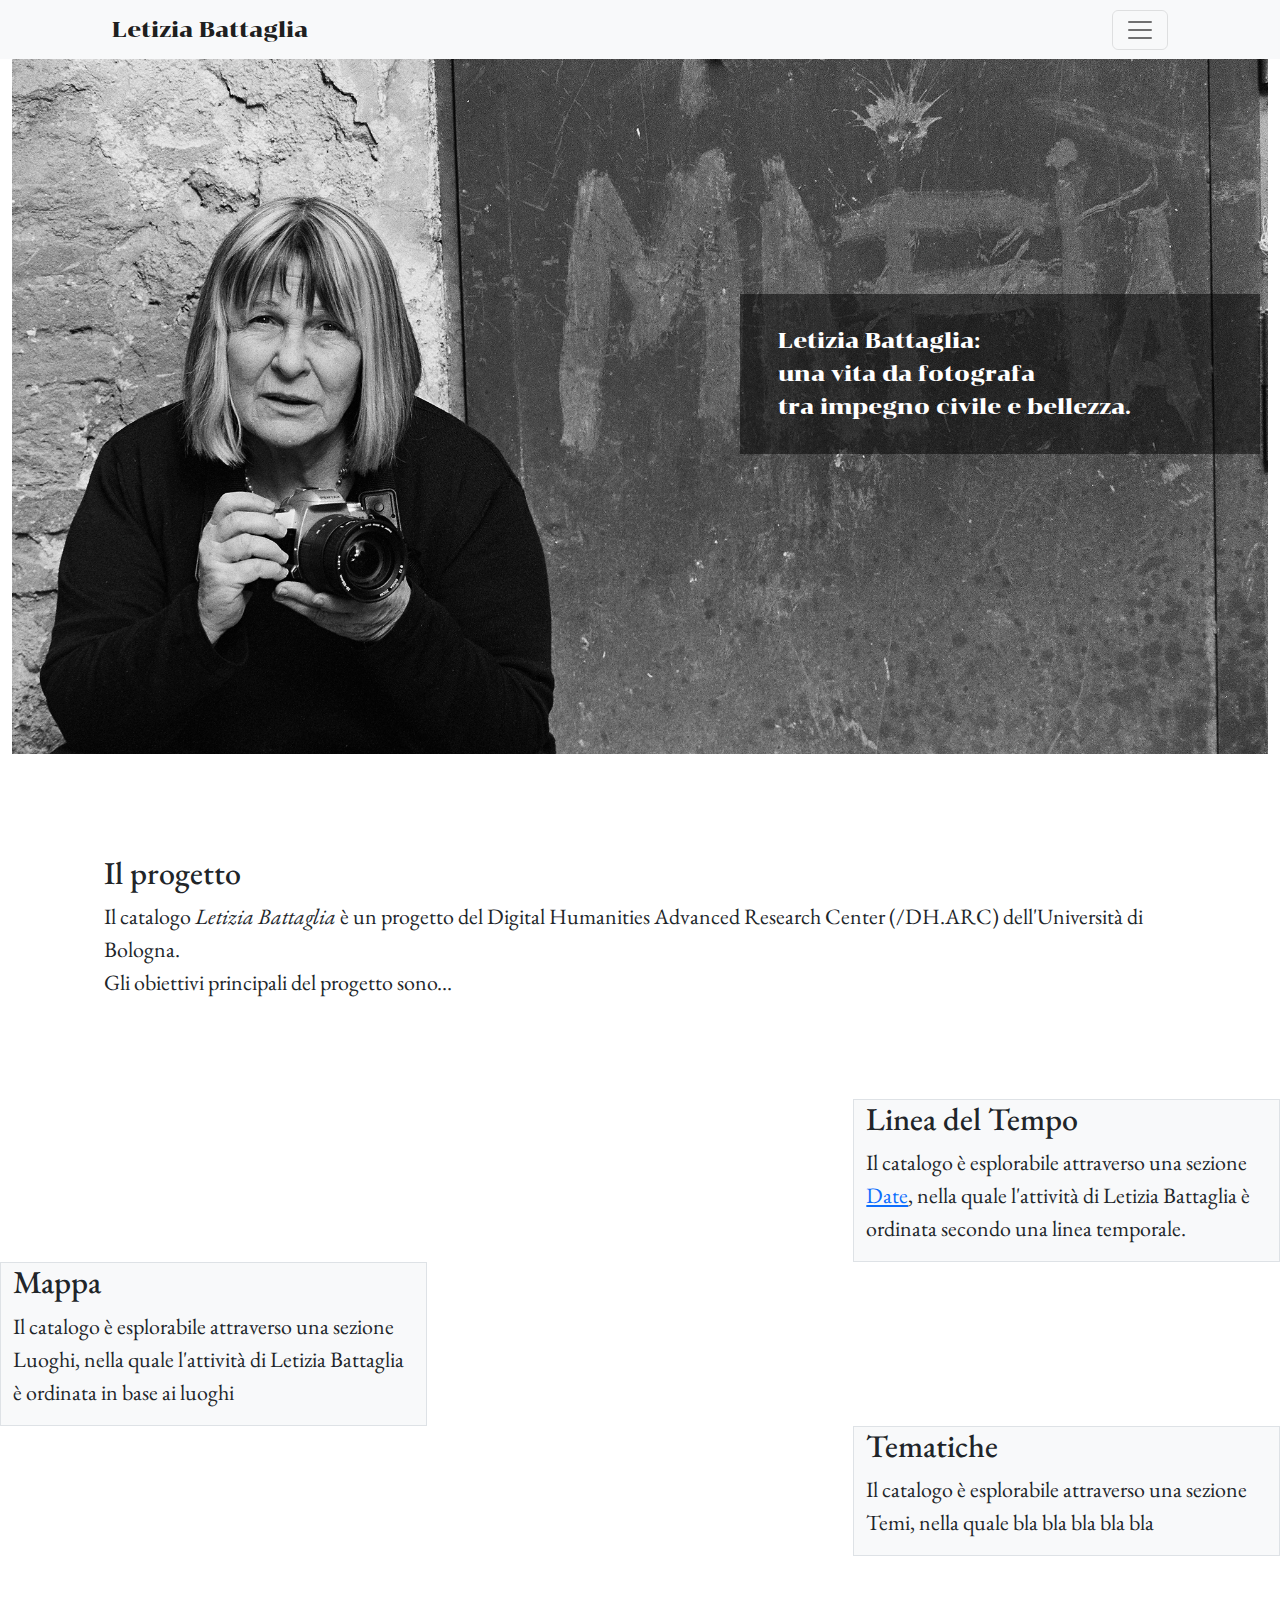
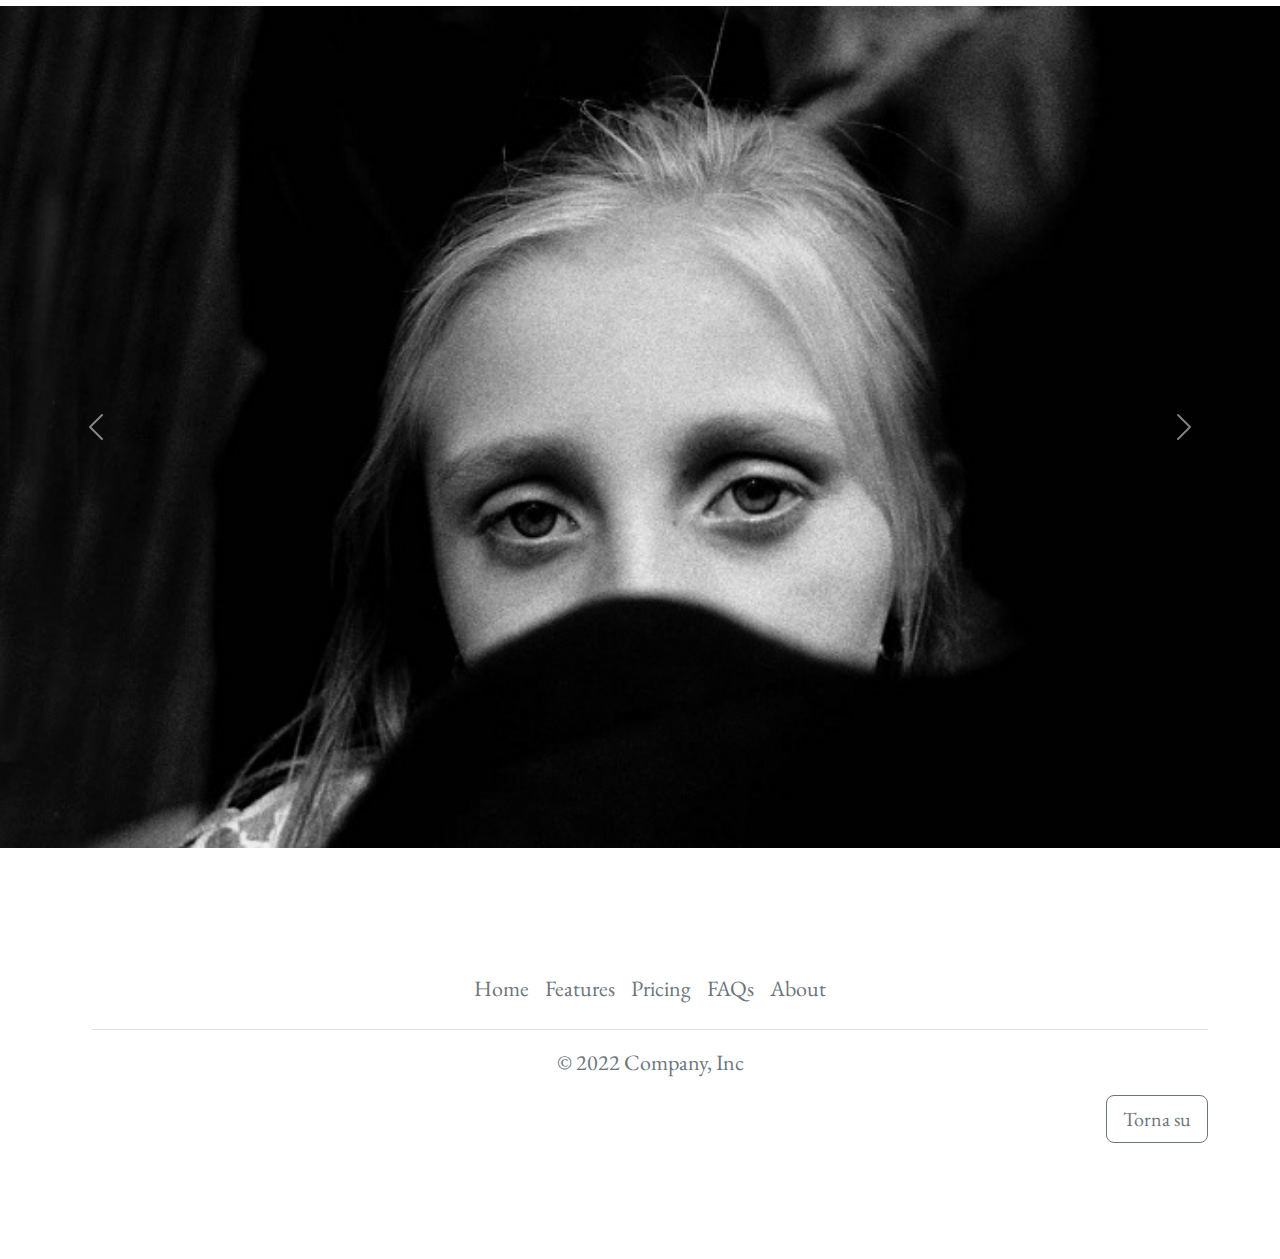
<file: index.htm>
<!DOCTYPE html>
<html lang="it">
<head>
	<title>Letizia Battaglia</title>
	<meta charset="UTF-8"/>
	<link rel="shortcut icon" href="img/favicon.ico"/>
	<link rel="stylesheet" type="text/css" href="bootstrap/css/bootstrap.min.css"/>
	<link rel="stylesheet" type="text/css" href="css/style-esame.css"/>
	<link href='https://fonts.googleapis.com/css?family=Chonburi' rel='stylesheet'>
	<link href='https://fonts.googleapis.com/css?family=Limelight' rel='stylesheet'>
	<link href='https://fonts.googleapis.com/css?family=EB Garamond' rel='stylesheet'>
</head>
<body>
	<span id="top"></span>
	<header>
		<nav class="navbar bg-light fixed-top">
		  <div class="container-fluid">
		    <a class="navbar-brand spazio-sinistra" href="#">Letizia Battaglia</a>
		    <button class="navbar-toggler spazio-destra" type="button" data-bs-toggle="offcanvas" data-bs-target="#offcanvasNavbar" aria-controls="offcanvasNavbar">
		      <span class="navbar-toggler-icon"></span>
		    </button>
		    <div class="offcanvas offcanvas-end" tabindex="-1" id="offcanvasNavbar" aria-labelledby="offcanvasNavbarLabel">
		      <div class="offcanvas-header">
		        <h4 class="offcanvas-title" id="offcanvasNavbarLabel">Menù</h4>
		        <button type="button" class="btn-close" data-bs-dismiss="offcanvas" aria-label="Close"></button>
		      </div>
		      <div class="offcanvas-body">
		        <ul class="navbar-nav justify-content-end flex-grow-1 pe-3">
		          <li class="nav-item">
		            <a class="nav-link active" aria-current="page" href="#">Home</a>
		          </li>
		          <li class="nav-item">
		            <a class="nav-link" aria-current="page" href="#">Introduzione</a>
		          </li>
				  <li class="nav-item">
		            <a class="nav-link" aria-current="page" href="file:///Users/simonasoraci/Desktop/sito-esame/biografia.htm">Biografia</a>
		          </li>
				  <li class="nav-item">
		            <a class="nav-link" aria-current="page" href="">Bibliografia</a>
		          </li>
				  <li class="nav-item">
		            <a class="nav-link" aria-current="page" href="#">Mostre</a>
		          </li>
		          <li class="nav-item dropdown">
		            <a class="nav-link dropdown-toggle" href="#" role="button" data-bs-toggle="dropdown" aria-expanded="false">
		              Catalogo
		            </a>
		            <ul class="dropdown-menu">
		              <li><a class="dropdown-item" href="file:///Users/simonasoraci/Desktop/sito-esame/catalogo.htm" title="Vai alla lista">Lista</a></li>
		              <li>
		                <hr class="dropdown-divider"/>
		              </li>
		              <li><a class="dropdown-item" href="#">Date</a></li>
		              <li><a class="dropdown-item" href="#">Luoghi</a></li>
		            </ul>
		          </li>
		        </ul>
		        <form class="d-flex" role="search">
		          <input class="form-control me-2" type="search" placeholder="Search" aria-label="Search">
		          <button class="btn btn-outline-secondary" type="submit">Cerca</button>
		        </form>
		      </div>
		    </div>
		  </div>
		</nav>
		<div class="container-fluid">
			<img src="img/LetiziaBattaglia.jpg" class="img-fluid" alt="Ritratto di Letizia Battaglia" title="Immagine tratta da Google Immagini"/>
			  <div class="text-block">
			  	<div class="content larghezza">
			  		<div class="equidistante">
	    				<p>Letizia Battaglia:<br/>
	    				una vita da fotografa <br/>tra impegno civile e bellezza.</p>
    				</div> 
    			</div>
  			</div>
	</header>
	<section class="container-fluid">
		<div class="container">
			<h2>Il progetto</h2>
			<p>Il catalogo 
				<em>Letizia Battaglia</em> 
			è un progetto del Digital Humanities Advanced Research Center (/DH.ARC) dell'Università di Bologna. <br/>Gli obiettivi principali del progetto sono...</p>
		</div>	
	</section>
	<section class="container-fluid">
		<div class="row">
			<div class="col-md-8">
			<!--Inserire Tempo-->
			</div>
			<div class="col-md-4 border bg-light text-dark">
					<!--mettere in linea-->
					<h2 class="text-justify">Linea del Tempo</h2>
					<p class="text-justify">Il catalogo è esplorabile attraverso una sezione <a href="" link="vai alla sezione Date">Date</a>, nella quale l'attività di Letizia Battaglia è ordinata secondo una linea temporale.</p>
			</div>
		</div>
		<div class="row">
			<div class="col-md-4 border bg-light text-dark">
				<h2 class="text-justify">Mappa</h2>
				<p class="text-justify">Il catalogo è esplorabile attraverso una sezione Luoghi, nella quale l'attività di Letizia Battaglia è ordinata in base ai luoghi</p>
			</div>
			<div class="col-md-8">
				<!--Inserire Mappa-->
			</div>
		</div>
		<div class="row">
			<div class="col-md-8">
				<!--inserire percosi-->
			</div>
			<div class="col-md-4 border bg-light text-dark">
				<h2 class="text-justify">Tematiche</h2>
				<p class="text-justify">Il catalogo è esplorabile attraverso una sezione Temi, nella quale bla bla bla bla bla</p>
			</div>
		</div>
	</section>
	<!--carousel-->
	<section class="carousel">
		<div id="carouselExampleFade" class="carousel slide carousel-fade" data-bs-ride="carousel">
			<div class="carousel-inner">
				<div class="carousel-item active">
					<img src="img/bambinaocchi.jpg" class="d-block w-100" alt="Bambina">
				</div>
				<div class="carousel-item">
					<img src="img/pasolini2.jpg" class="d-block w-100" alt="...">
				</div>
				<div class="carousel-item">
					<img src="img/RosariaCosta.jpg" class="d-block w-100" alt="...">
				</div>
			</div>
			<button class="carousel-control-prev" type="button" data-bs-target="#carouselExampleFade" data-bs-slide="prev">
				<span class="carousel-control-prev-icon" aria-hidden="true"></span>
				<span class="visually-hidden">Previous</span>
			</button>
			<button class="carousel-control-next" type="button" data-bs-target="#carouselExampleFade" data-bs-slide="next">
				<span class="carousel-control-next-icon" aria-hidden="true"></span>
				<span class="visually-hidden">Next</span>
			</button>
		</div>
	</section>
	<!--footer-->
	<div class="container">
	  	<footer class="py-3 my-4">
		    <ul class="nav justify-content-center border-bottom pb-3 mb-3">
		      <li class="nav-item"><a href="#" class="nav-link px-2 text-muted">Home</a></li>
		      <li class="nav-item"><a href="#" class="nav-link px-2 text-muted">Features</a></li>
		      <li class="nav-item"><a href="#" class="nav-link px-2 text-muted">Pricing</a></li>
		      <li class="nav-item"><a href="#" class="nav-link px-2 text-muted">FAQs</a></li>
		      <li class="nav-item"><a href="#" class="nav-link px-2 text-muted">About</a></li>
		    </ul>
		    <p class="text-center text-muted">&copy; 2022 Company, Inc</p>
		    <div class="d-grid gap-2 d-md-flex justify-content-md-end">
		    	<a href="#top" class="link-dark" title="Torna su"><button type="button" class="btn btn-outline-secondary btn-lg">Torna su</button></a>
		    </div>
		</footer>
	</div>
	<script src="bootstrap/js/bootstrap.bundle.min.js"></script>
</body>
</html>
</file>
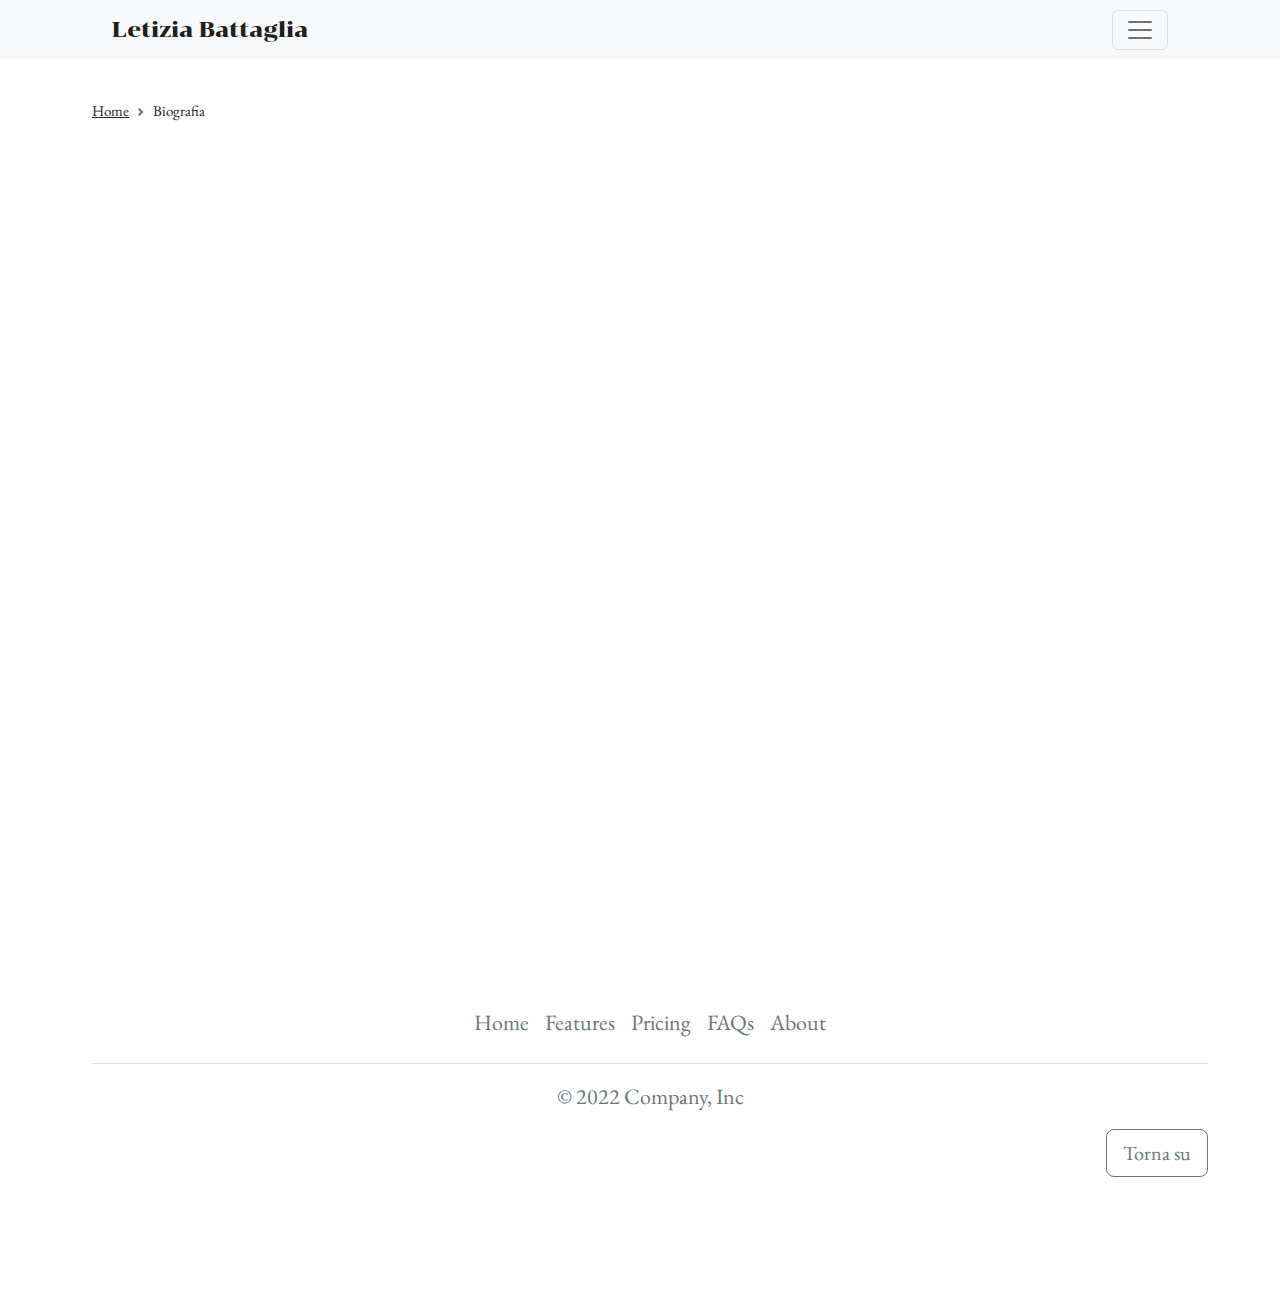
<file: biografia.htm>
<!DOCTYPE html>
<html lang="it">
<head>
	<title>Letizia Battaglia</title>
	<meta charset="UTF-8"/>
	<link rel="shortcut icon" href="img/favicon.ico"/>
	<link rel="stylesheet" type="text/css" href="bootstrap/css/bootstrap.min.css"/>
	<link rel="stylesheet" type="text/css" href="css/style-esame.css"/>
	<link href='https://fonts.googleapis.com/css?family=Chonburi' rel='stylesheet'>
	<link href='https://fonts.googleapis.com/css?family=Limelight' rel='stylesheet'>
	<link href='https://fonts.googleapis.com/css?family=EB Garamond' rel='stylesheet'>
</head>
<body>
	<span id="top"></span>
	<header>
		<nav class="navbar bg-light fixed-top">
		  <div class="container-fluid">
		    <a class="navbar-brand spazio-sinistra" href="file:///Users/simonasoraci/Desktop/sito-esame/index.htm">Letizia Battaglia</a>
		    <button class="navbar-toggler spazio-destra" type="button" data-bs-toggle="offcanvas" data-bs-target="#offcanvasNavbar" aria-controls="offcanvasNavbar">
		      <span class="navbar-toggler-icon"></span>
		    </button>
		    <div class="offcanvas offcanvas-end" tabindex="-1" id="offcanvasNavbar" aria-labelledby="offcanvasNavbarLabel">
		      <div class="offcanvas-header">
		        <h4 class="offcanvas-title" id="offcanvasNavbarLabel">Menù</h4>
		        <button type="button" class="btn-close" data-bs-dismiss="offcanvas" aria-label="Close"></button>
		      </div>
		      <div class="offcanvas-body">
		        <ul class="navbar-nav justify-content-end flex-grow-1 pe-3">
		          <li class="nav-item">
		            <a class="nav-link active" aria-current="page" href="file:///Users/simonasoraci/Desktop/sito-esame/index.htm">Home</a>
		          </li>
		          <li class="nav-item">
		            <a class="nav-link" aria-current="page" href="#">Introduzione</a>
		          </li>
				  <li class="nav-item">
		            <a class="nav-link" aria-current="page" href="">Biografia</a>
		          </li>
				  <li class="nav-item">
		            <a class="nav-link" aria-current="page" href="#">Bibliografia</a>
		          </li>
				  <li class="nav-item">
		            <a class="nav-link" aria-current="page" href="#">Mostre</a>
		          </li>
		          <li class="nav-item dropdown">
		            <a class="nav-link dropdown-toggle" href="#" role="button" data-bs-toggle="dropdown" aria-expanded="false">
		              Catalogo
		            </a>
		            <ul class="dropdown-menu">
		              <li><a class="dropdown-item" href="file:///Users/simonasoraci/Desktop/sito-esame/catalogo.htm" title="Vai alla lista">Lista</a></li>
		              <li>
		                <hr class="dropdown-divider"/>
		              </li>
		              <li><a class="dropdown-item" href="#">Date</a></li>
		              <li><a class="dropdown-item" href="#">Luoghi</a></li>
		            </ul>
		          </li>
		        </ul>
		        <form class="d-flex" role="search">
		          <input class="form-control me-2" type="search" placeholder="Search" aria-label="Search">
		          <button class="btn btn-outline-secondary" type="submit">Cerca</button>
		        </form>
		      </div>
		    </div>
		  </div>
		</nav>
	</header>
	<div class="container" id="briciole">
		<nav style="--bs-breadcrumb-divider: url(&#34;data:image/svg+xml,%3Csvg xmlns='http://www.w3.org/2000/svg' width='8' height='8'%3E%3Cpath d='M2.5 0L1 1.5 3.5 4 1 6.5 2.5 8l4-4-4-4z' fill='%236c757d'/%3E%3C/svg%3E&#34;);" aria-label="breadcrumb">
				<ol class="breadcrumb">
					<li class="breadcrumb-item"><a href="file:///Users/simonasoraci/Desktop/sito-esame/sito-esame.index.htm" class="link-dark" title="Torna alla Home">Home</a></li>
					<li class="breadcrumb-item" aria-current="page">Biografia</li>
				</ol>
		</nav>
	</div>	
	<div class="container" id="timeline">
		<iframe src='https://cdn.knightlab.com/libs/timeline3/latest/embed/index.html?source=1fr4TT1vOQaECHPvJBbAJogvtCe_9MlqM3Mc4zeStXMo&font=Default&lang=it&initial_zoom=2&height=650' width='100%' height='650' webkitallowfullscreen mozallowfullscreen allowfullscreen frameborder='0'></iframe>
	</div>
	<!--footer-->
	<div class="container">
	  	<footer class="py-3 my-4">
		    <ul class="nav justify-content-center border-bottom pb-3 mb-3">
		      <li class="nav-item"><a href="file:///Users/simonasoraci/Desktop/sito-esame/index.htm" class="nav-link px-2 text-muted">Home</a></li>
		      <li class="nav-item"><a href="#" class="nav-link px-2 text-muted">Features</a></li>
		      <li class="nav-item"><a href="#" class="nav-link px-2 text-muted">Pricing</a></li>
		      <li class="nav-item"><a href="#" class="nav-link px-2 text-muted">FAQs</a></li>
		      <li class="nav-item"><a href="#" class="nav-link px-2 text-muted">About</a></li>
		    </ul>
		    <p class="text-center text-muted">&copy; 2022 Company, Inc</p>
		    <div class="d-grid gap-2 d-md-flex justify-content-md-end">
		    	<a href="#top" class="link-dark" title="Torna su"><button type="button" class="btn btn-outline-secondary btn-lg">Torna su</button></a>
		    </div>
		</footer>
	</div>
	<script src="bootstrap/js/bootstrap.bundle.min.js"></script>
</body>
</html>
</file>
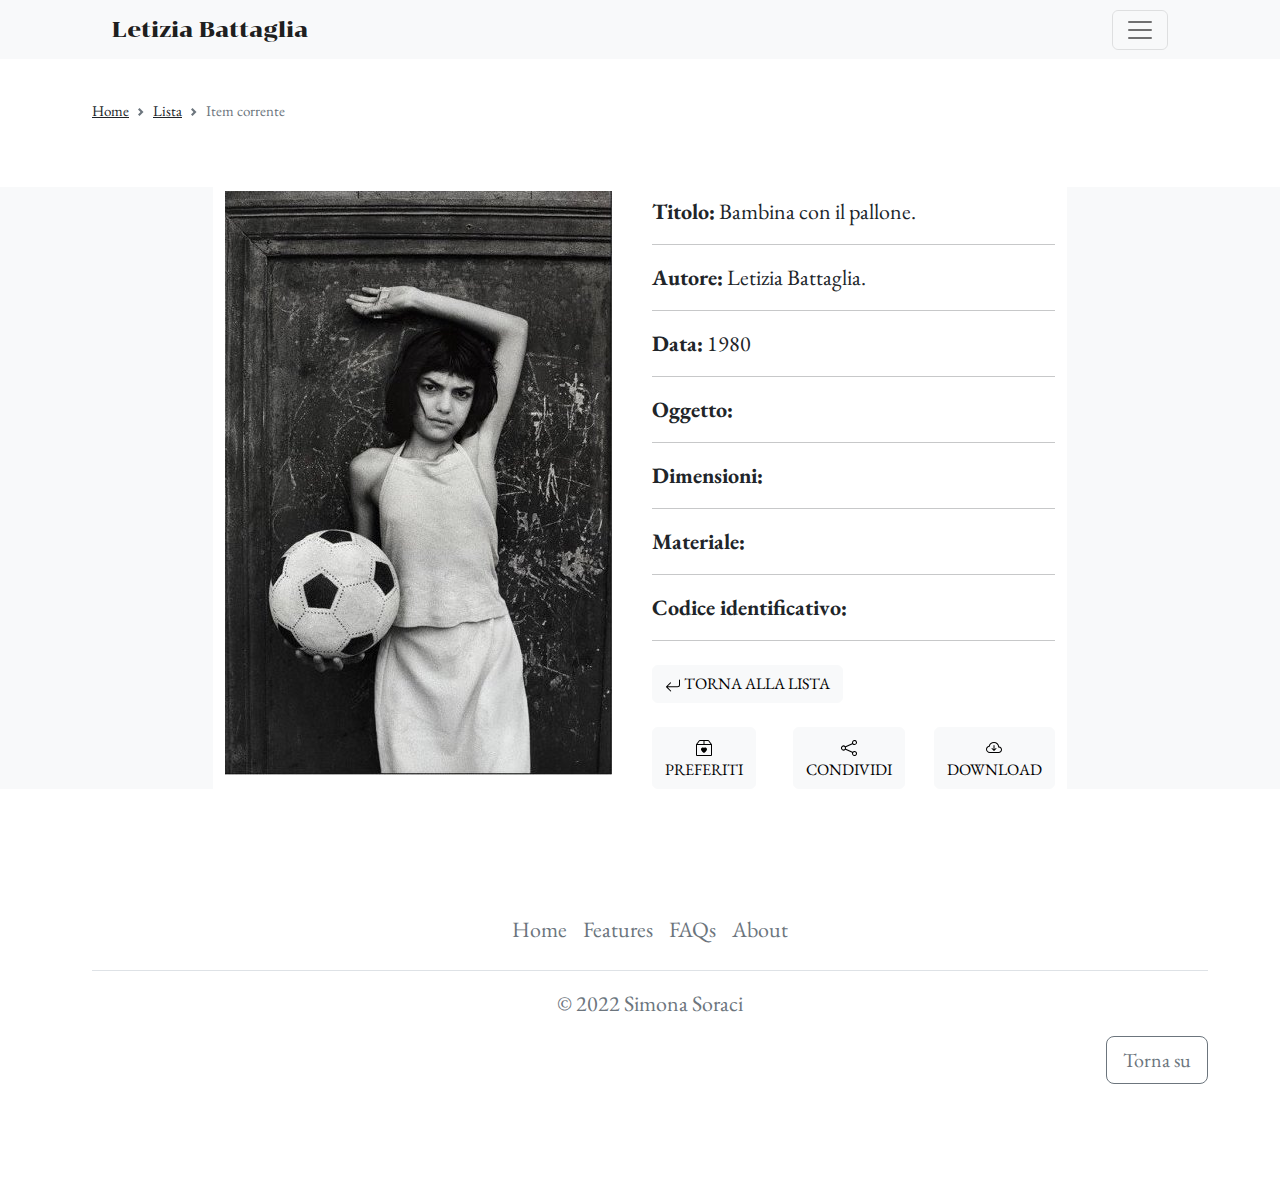
<file: item.htm>
<!DOCTYPE html>
<html lang="it">
<head>
	<title>Letizia Battaglia</title>
	<meta charset="UTF-8"/>
	<link rel="shortcut icon" href="img/favicon.ico"/>
	<link rel="stylesheet" type="text/css" href="bootstrap/css/bootstrap.min.css"/>
	<link rel="stylesheet" type="text/css" href="css/style-esame.css"/>
	<link href='https://fonts.googleapis.com/css?family=Chonburi' rel='stylesheet'>
	<link href='https://fonts.googleapis.com/css?family=Limelight' rel='stylesheet'>
	<link href='https://fonts.googleapis.com/css?family=EB Garamond' rel='stylesheet'>
</head>
<body>
	<span id="top"></span>
	<header>
		<nav class="navbar bg-light fixed-top">
		  <div class="container-fluid">
		    <a class="navbar-brand spazio-sinistra" href="file:///Users/simonasoraci/Desktop/sito-esame/index.htm">Letizia Battaglia</a>
		    <button class="navbar-toggler spazio-destra" type="button" data-bs-toggle="offcanvas" data-bs-target="#offcanvasNavbar" aria-controls="offcanvasNavbar">
		      <span class="navbar-toggler-icon"></span>
		    </button>
		    <div class="offcanvas offcanvas-end" tabindex="-1" id="offcanvasNavbar" aria-labelledby="offcanvasNavbarLabel">
		      <div class="offcanvas-header">
		        <h4 class="offcanvas-title" id="offcanvasNavbarLabel">Menù</h4>
		        <button type="button" class="btn-close" data-bs-dismiss="offcanvas" aria-label="Close"></button>
		      </div>
		      <div class="offcanvas-body">
		        <ul class="navbar-nav justify-content-end flex-grow-1 pe-3">
		          <li class="nav-item">
		            <a class="nav-link active" aria-current="page" href="file:///Users/simonasoraci/Desktop/sito-esame/index.htm">Home</a>
		          </li>
		          <li class="nav-item">
		            <a class="nav-link" href="#">Introduzione</a>	
		          </li>
				  <li class="nav-item">
		            <a class="nav-link" aria-current="page" href="file:///Users/simonasoraci/Desktop/sito-esame/biografia.htm">Biografia</a>
		          </li>
				  <li class="nav-item">
		            <a class="nav-link" aria-current="page" href="#">Bibliografia</a>
		          </li>
				  <li class="nav-item">
		            <a class="nav-link" aria-current="page" href="#">Mostre</a>
		          </li>
		          <li class="nav-item dropdown">
		            <a class="nav-link dropdown-toggle" href="#" role="button" data-bs-toggle="dropdown" aria-expanded="false">
		              Catalogo
		            </a>
		            <ul class="dropdown-menu">
		              <li><a class="dropdown-item" href="file:///Users/simonasoraci/Desktop/sito-esame/catalogo.htm" title="Vai alla lista">Lista</a></li>
		              <li>
		                <hr class="dropdown-divider"/>
		              </li>
		              <li><a class="dropdown-item" href="#">Date</a></li>
		              <li><a class="dropdown-item" href="#">Luoghi</a></li>
		            </ul>
		          </li>
		        </ul>
		        <form class="d-flex" role="search">
		          <input class="form-control me-2" type="search" placeholder="Search" aria-label="Search">
		          <button class="btn btn-outline-secondary" type="submit">Cerca</button>
		        </form>
		      </div>
		    </div>
		  </div>
		</nav>
	</header>
	<div class="container" id="briciole">
		<nav style="--bs-breadcrumb-divider: url(&#34;data:image/svg+xml,%3Csvg xmlns='http://www.w3.org/2000/svg' width='8' height='8'%3E%3Cpath d='M2.5 0L1 1.5 3.5 4 1 6.5 2.5 8l4-4-4-4z' fill='%236c757d'/%3E%3C/svg%3E&#34;);" aria-label="breadcrumb">
				<ol class="breadcrumb">
					<li class="breadcrumb-item"><a href="file:///Users/simonasoraci/Desktop/sito-esame/sito-esame.index.htm" class="link-dark" title="Torna alla Home">Home</a></li>
					<li class="breadcrumb-item active" aria-current="page"><a href="file:///Users/simonasoraci/Desktop/sito-esame/catalogo.htm" class="link-dark" title="Torna alla Lista">Lista</a></li>
					<li class="breadcrumb-item active" aria-current="page">Item corrente</li>
				</ol>
		</nav>
	</div>
	<div class="container-fluid" id="font-item">
		
		<div class="row pt-5">
			<div class="col-md-2 pt-5 bg-light">
				
			</div>
			<div class="col-md-8">
				<div class="row">
					<div class="col-md-6 mt-1 pt-q">
						<img src="img/BambinaPallonePalermo80.jpg" alt="Bambina con pallone"/>
						<!--cambiare font e posizione bottoni a metà div in h e rendere della stessa grandezza, allinare icone-->
						
					</div>
					<div class="col-md-6 mt-1 pt-1">
						<p>
							<b>Titolo:</b>
							Bambina con il pallone.
						</p>
						<hr/>
						<p>
							<b>Autore:</b>
							Letizia Battaglia.
						</p>
						<hr/>
						<p>
							<b>Data:</b>
							1980
						</p>
						<hr/>
						<p>
							<b>Oggetto:</b>
						</p>
						<hr/>
						<p>
							<b>Dimensioni:</b>
						</p>
						<hr/>
						<p>
							<b>Materiale:</b>
						</p>
						<hr/>
						<p>
							<b>Codice identificativo:</b>
						</p>
						<hr/>
						<div class="mt-4">
							<a href="file:///Users/simonasoraci/Desktop/sito-esame/catalogo.htm">
								<button type="button" class="btn btn-light">
									<img src="img/icons/arrow-return-left.svg"/>
	                               		TORNA ALLA LISTA
	                        	</button>
	                        </a>
						</div>
						<div class="row">
							<div class="col mt-4">
								<button type="button" class="btn btn-light">
									<img src="img/icons/box2-heart.svg"/><br/>
		                                PREFERITI
		                        </button>
							</div>
							<div class="col mt-4">
								<button type="button" class="btn btn-light">
									<img src="img/icons/share.svg"/><br/>
		                                CONDIVIDI
		                        </button>
							</div>
							<div class="col mt-4">
								<button type="button" class="btn btn-light">
									<img src="img/icons/cloud-arrow-down.svg"/><br/>
		                                DOWNLOAD
		                        </button>
							</div>
						</div>
					</div>
				</div>
			</div>
			<div class="col-md-2 pt-5 bg-light">
				<aside>

				</aside>
			</div>
		</div>
	</div>

	<!--sezione metadati-->

		<!--footer-->
	<div class="container">
		<footer class="py-3 my-4">
		    <ul class="nav justify-content-center border-bottom pb-3 mb-3">
		      <li class="nav-item"><a href="file:///Users/simonasoraci/Desktop/sito-esame/index.htm" class="nav-link px-2 text-muted">Home</a></li>
		      <li class="nav-item"><a href="#" class="nav-link px-2 text-muted">Features</a></li>
		      <li class="nav-item"><a href="#" class="nav-link px-2 text-muted">FAQs</a></li>
		      <li class="nav-item"><a href="#" class="nav-link px-2 text-muted">About</a></li>
		    </ul>
		    <p class="text-center text-muted">&copy; 2022 Simona Soraci</p>
		    <div class="d-grid gap-2 d-md-flex justify-content-md-end">
		    	<a href="#top" class="link-dark" title="Torna su"><button type="button" class="btn btn-outline-secondary btn-lg">Torna su</button></a>
		    </div>
		</footer>
	</div>
	<script src="bootstrap/js/bootstrap.bundle.min.js"></script>
</body>
</html>
</file>
<file: css/style-esame.css>
/* Container holding the image and the text */
.container-fluid {
  position: relative;
}
.navbar-brand {
  font-family: 'Chonburi';font-size: 22px;
}
.offcanvas-header {
  font-family: 'EB Garamond';font-size: 22px;
}
.offcanvas-body {
  font-family: 'EB Garamond';font-size: 22px;
}
.larghezza {
  width: 500px;
}
.equidistante {
  margin: -30px 11px -35px 28px;
}
.text-block {
  position: absolute;
  bottom: 300px;
  right: 20px;
  font-family: 'Chonburi';font-size: 22px;
  background: rgba(0, 0, 0, 0.5);
  color: white;
  padding-top: 60px;
  padding-left: 10px;
  padding-bottom: 50px;
  padding-right: 10px;
} 
.container {
  margin-top: 100px;
  margin-bottom: 100px;
  margin-right: 150px;
  margin-left: 80px;
  font-family: 'EB Garamond';font-size: 22px;
}
.col-md-4 {
  font-family: 'EB Garamond';font-size: 22px;
  color: black;
}
.carousel {
  margin-top: 50px;
}
.footer-list {
  list-style-type: none;
}



.bd-placeholder-img {
  font-size: 1.125rem;
  text-anchor: middle;
  -webkit-user-select: none;
  -moz-user-select: none;
  user-select: none;
}

@media (min-width: 768px) {
  .bd-placeholder-img-lg {
  font-size: 3.5rem;
}

.b-example-divider {
  height: 3rem;
  background-color: rgba(0, 0, 0, .1);
  border: solid rgba(0, 0, 0, .15);
  border-width: 1px 0;
  box-shadow: inset 0 .5em 1.5em rgba(0, 0, 0, .1), inset 0 .125em .5em rgba(0, 0, 0, .15);
}

.b-example-vr {
  flex-shrink: 0;
  width: 1.5rem;
  height: 100vh;
}

.bi {
  vertical-align: -.125em;
  fill: currentColor;
}

.nav-scroller {
  position: relative;
  z-index: 2;
  height: 2.75rem;
  overflow-y: hidden;
}

.nav-scroller .nav {
  display: flex;
  flex-wrap: nowrap;
  padding-bottom: 1rem;
  margin-top: -1px;
  overflow-x: auto;
  text-align: center;
  white-space: nowrap;
  -webkit-overflow-scrolling: touch;
}


/*catalogo*/
.breadcrumb {
  font-family: 'EB Garamond';font-size: 15px;
  margin-top: 15px;
}
#catalogo {
  margin-bottom: -50px;
}
.card-img-top {
  max-height: 600px;
  width:  500px;
}

.card-title {
  font-family: 'Chonburi';font-size: 22px;
}
.page-item-active {
  background-color: #4CAF50;
  color: white;
}
.margini {
  margin-top: 14px;
  margin-bottom: 16.5px;
}
#spazio {
  height: 50px;
}

.carder-center {
margin: 0 auto;
width: 250px;
padding: 20px;
}


.spazio-sinistra {
  margin-left: 100px;
}
.spazio-destra {
  margin-right: 100px;
}
#font-item {
  font-family: 'EB Garamond';font-size: 22px;
}
#briciole {
  margin-bottom: inherit;
}
</file>
